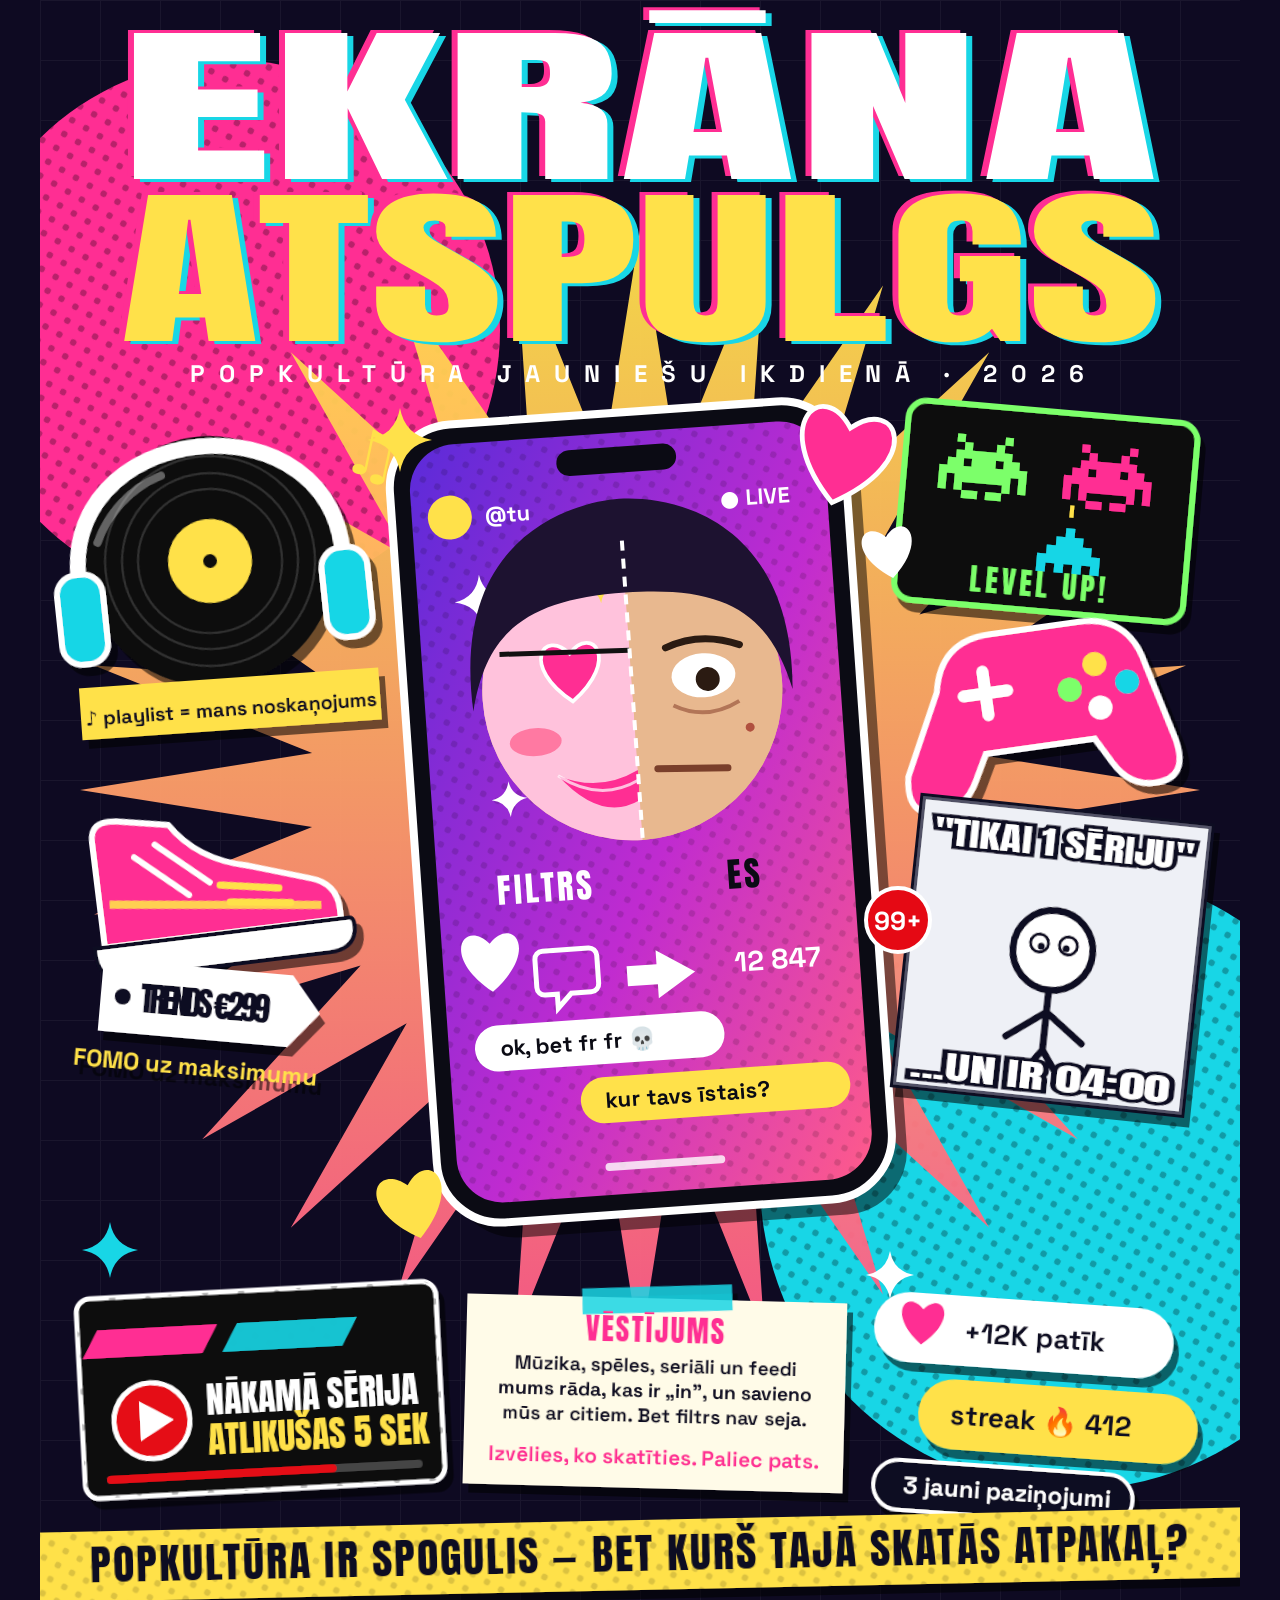
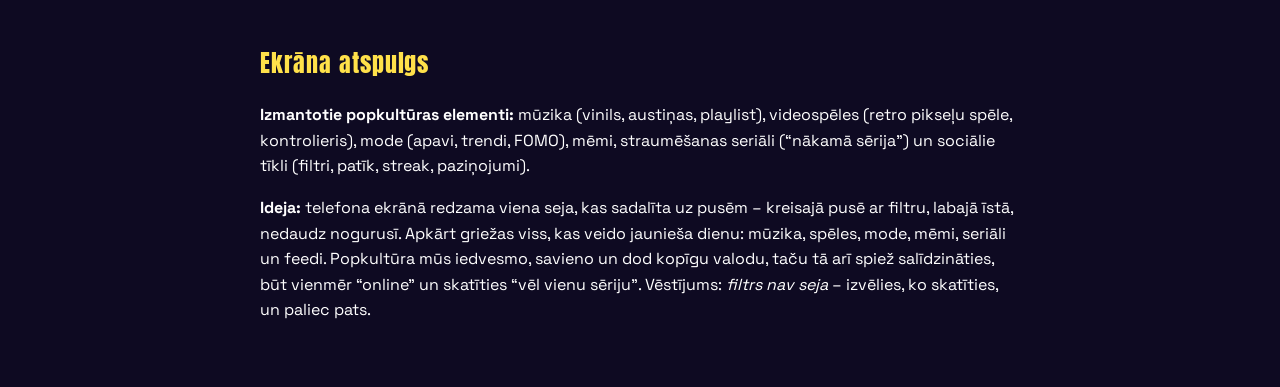
<file: popkultura/index.html>
<!doctype html>
<html lang="lv">
<head>
<meta charset="utf-8">
<meta name="viewport" content="width=device-width, initial-scale=1">
<title>Ekrāna atspulgs – popkultūras kolāža</title>
<link rel="preconnect" href="https://fonts.googleapis.com">
<link href="https://fonts.googleapis.com/css2?family=Anton&family=Permanent+Marker&family=Space+Grotesk:wght@500;700&display=swap" rel="stylesheet">
<style>
  :root{--bg:#0e0a22;--ink:#fff}
  html,body{margin:0;background:var(--bg);color:var(--ink);font-family:"Space Grotesk",system-ui,sans-serif}
  main{max-width:1200px;margin:0 auto}
  svg{display:block;width:100%;height:auto}
  .d{font-family:Anton,Impact,"Arial Black",sans-serif}
  .m{font-family:"Permanent Marker","Comic Sans MS",cursive}
  .s{font-family:"Space Grotesk",system-ui,sans-serif;font-weight:700}
  .about{padding:24px 16px 48px;line-height:1.6;max-width:760px;margin:0 auto}
  .about h2{font-family:Anton,Impact,sans-serif;font-weight:400;letter-spacing:.04em;color:#ffe14a}
</style>
</head>
<body>
<main>
<svg viewBox="0 0 1200 1600" role="img" aria-labelledby="t d">
<title id="t">Ekrāna atspulgs</title>
<desc id="d">Popkultūras kolāža: telefona ekrānā puse sejas ir ar filtru, puse bez; apkārt mūzika, videospēles, mods, mēmi, seriāli un sociālie tīkli.</desc>
<defs>
  <pattern id="dots" width="16" height="16" patternUnits="userSpaceOnUse" patternTransform="rotate(30)"><circle cx="8" cy="8" r="3.2" fill="#000" opacity=".28"/></pattern>
  <pattern id="grid" width="60" height="60" patternUnits="userSpaceOnUse"><path d="M60 0H0V60" fill="none" stroke="#fff" stroke-opacity=".05" stroke-width="2"/></pattern>
  <linearGradient id="scr" x1="0" y1="0" x2="1" y2="1"><stop offset="0" stop-color="#5b2bd9"/><stop offset=".55" stop-color="#c02bd0"/><stop offset="1" stop-color="#ff5b8a"/></linearGradient>
  <linearGradient id="sun" x1="0" y1="0" x2="0" y2="1"><stop offset="0" stop-color="#ffe14a"/><stop offset="1" stop-color="#ff5b8a"/></linearGradient>
  <filter id="sh" x="-20%" y="-20%" width="140%" height="150%"><feDropShadow dx="6" dy="9" stdDeviation="0" flood-color="#000" flood-opacity=".55"/></filter>
  <clipPath id="cl"><rect x="400" y="500" width="200" height="380"/></clipPath>
  <clipPath id="cr"><rect x="600" y="500" width="200" height="380"/></clipPath>
  <path id="hrt" d="M0 14 C-34 -12 -16 -36 0 -18 C16 -36 34 -12 0 14Z"/>
  <path id="spk" d="M0-20Q3-3 20 0Q3 3 0 20Q-3 3-20 0Q-3-3 0-20Z"/>
</defs>

<!-- FONS -->
<rect width="1200" height="1600" fill="#0e0a22"/>
<rect width="1200" height="1600" fill="url(#grid)"/>
<circle cx="190" cy="330" r="270" fill="#ff2e93"/><circle cx="190" cy="330" r="270" fill="url(#dots)"/>
<circle cx="1030" cy="1180" r="310" fill="#18d6e6"/><circle cx="1030" cy="1180" r="310" fill="url(#dots)"/>
<g transform="translate(600 790)" fill="url(#sun)" opacity=".95">
  <polygon id="rays"/>
</g>

<!-- NOSAUKUMS -->
<g class="d" text-anchor="middle" font-size="170">
  <text x="606" y="182" fill="#18d6e6" textLength="1040" lengthAdjust="spacingAndGlyphs">EKRĀNA</text>
  <text x="594" y="176" fill="#ff2e93" textLength="1040" lengthAdjust="spacingAndGlyphs">EKRĀNA</text>
  <text x="600" y="179" fill="#fff" textLength="1040" lengthAdjust="spacingAndGlyphs">EKRĀNA</text>
</g>
<g class="d" text-anchor="middle" font-size="170">
  <text x="606" y="344" fill="#18d6e6" textLength="1040" lengthAdjust="spacingAndGlyphs">ATSPULGS</text>
  <text x="594" y="338" fill="#ff2e93" textLength="1040" lengthAdjust="spacingAndGlyphs">ATSPULGS</text>
  <text x="600" y="341" fill="#ffe14a" textLength="1040" lengthAdjust="spacingAndGlyphs">ATSPULGS</text>
</g>
<text class="s" x="600" y="382" text-anchor="middle" font-size="24" fill="#fff" letter-spacing="6" textLength="900">POPKULTŪRA JAUNIEŠU IKDIENĀ · 2026</text>

<!-- MŪZIKA (kreisi augšā) -->
<g transform="rotate(-6 180 560)" filter="url(#sh)">
  <circle cx="170" cy="560" r="125" fill="#111"/>
  <g fill="none" stroke="#333" stroke-width="2"><circle cx="170" cy="560" r="105"/><circle cx="170" cy="560" r="88"/><circle cx="170" cy="560" r="72"/></g>
  <circle cx="170" cy="560" r="42" fill="#ffe14a"/><circle cx="170" cy="560" r="7" fill="#111"/>
  <path d="M60 530 A112 112 0 0 1 130 470" stroke="#fff" stroke-opacity=".35" stroke-width="8" fill="none" stroke-linecap="round"/>
  <!-- austiņas -->
  <path d="M38 580 C20 400 320 400 302 580" fill="none" stroke="#fff" stroke-width="16" stroke-linecap="round"/>
  <rect x="14" y="560" width="46" height="90" rx="20" fill="#18d6e6" stroke="#fff" stroke-width="6"/>
  <rect x="280" y="560" width="46" height="90" rx="20" fill="#18d6e6" stroke="#fff" stroke-width="6"/>
</g>
<text x="300" y="470" font-size="64" fill="#ffe14a" class="s" transform="rotate(12 300 470)">♫</text>
<g transform="rotate(-4 160 700)" filter="url(#sh)"><rect x="40" y="680" width="300" height="52" fill="#ffe14a"/><text class="s" x="190" y="718" text-anchor="middle" font-size="20" fill="#0e0a22">♪ playlist = mans noskaņojums</text></g>

<!-- VIDEOSPĒLES (labi augšā) -->
<g transform="rotate(5 990 520)" filter="url(#sh)">
  <rect x="860" y="410" width="290" height="200" rx="18" fill="#111" stroke="#7CFF6B" stroke-width="6"/>
  <g id="pix" transform="translate(895 440)"></g>
  <text class="d" x="1005" y="596" text-anchor="middle" font-size="30" fill="#7CFF6B" letter-spacing="4">LEVEL UP!</text>
</g>
<g transform="translate(0 -12) rotate(-8 1000 720)" filter="url(#sh)">
  <path d="M900 690 q10-50 60-50 h90 q50 0 60 50 l20 80 q8 40 -26 40 q-26 0 -40-26 l-14-26 h-110 l-14 26 q-14 26 -40 26 q-34 0 -26-40z" fill="#ff2e93" stroke="#fff" stroke-width="6"/>
  <path d="M948 676v44M926 698h44" stroke="#fff" stroke-width="12" stroke-linecap="round"/>
  <circle cx="1060" cy="684" r="12" fill="#ffe14a"/><circle cx="1090" cy="706" r="12" fill="#18d6e6"/><circle cx="1032" cy="706" r="12" fill="#7CFF6B"/><circle cx="1060" cy="728" r="12" fill="#fff"/>
</g>

<!-- TELEFONS -->
<g transform="rotate(-4 600 800)">
  <rect x="372" y="412" width="456" height="800" rx="64" fill="#000" transform="translate(14 16)" opacity=".5"/>
  <rect x="372" y="412" width="456" height="800" rx="64" fill="#0b0b14" stroke="#fff" stroke-width="8"/>
  <rect x="392" y="432" width="416" height="760" rx="46" fill="url(#scr)"/>
  <rect x="392" y="432" width="416" height="760" rx="46" fill="url(#dots)" opacity=".5"/>
  <rect x="540" y="446" width="120" height="26" rx="13" fill="#0b0b14"/>
  <!-- galva -->
  <circle cx="430" cy="505" r="22" fill="#ffe14a"/><text class="s" x="465" y="513" font-size="22" fill="#fff">@tu</text>
  <text class="s" x="770" y="513" text-anchor="end" font-size="22" fill="#fff">● LIVE</text>
  <!-- seja -->
  <g>
    <circle cx="600" cy="690" r="150" fill="#e8b88f"/>
    <g clip-path="url(#cl)">
      <circle cx="600" cy="690" r="150" fill="#ffc2dc"/>
      <use href="#hrt" transform="translate(540 676) scale(1.5)" fill="#ff2e93" stroke="#fff" stroke-width="2.5"/>
      <path d="M470 645 L600 650" stroke="#111" stroke-width="5"/>
      <path d="M520 770 Q560 820 600 800 L600 770 Q560 790 520 770Z" fill="#ff2e93"/>
      <path d="M520 770 Q560 800 600 780" stroke="#fff" stroke-width="3" fill="none" stroke-opacity=".7"/>
      <ellipse cx="500" cy="735" rx="26" ry="14" fill="#ff5b8a" opacity=".7"/>
      <use href="#spk" transform="translate(455 590) scale(1.3)" fill="#fff"/>
      <use href="#spk" transform="translate(575 585) scale(.8)" fill="#ffe14a"/>
      <use href="#spk" transform="translate(470 790) scale(.9)" fill="#fff"/>
    </g>
    <g clip-path="url(#cr)">
      <circle cx="600" cy="690" r="150" fill="#e8b88f"/>
      <ellipse cx="672" cy="680" rx="32" ry="22" fill="#fff"/><circle cx="676" cy="684" r="12" fill="#2b1b12"/>
      <path d="M636 650 Q672 636 710 652" stroke="#2b1b12" stroke-width="7" fill="none" stroke-linecap="round"/>
      <path d="M640 708 Q672 726 706 708" stroke="#a5654a" stroke-width="4" fill="none" opacity=".8"/>
      <path d="M620 770 L690 774" stroke="#7a3f2b" stroke-width="7" stroke-linecap="round"/>
      <circle cx="715" cy="735" r="4.5" fill="#b0503f"/>
      <ellipse cx="715" cy="590" rx="26" ry="10" fill="#fff" opacity=".18"/>
    </g>
    <path d="M440 700 C428 520 560 498 600 498 C650 498 772 528 760 700 C742 622 700 592 600 592 C500 592 458 622 440 700Z" fill="#1d1230"/>
    <line x1="600" y1="540" x2="600" y2="845" stroke="#fff" stroke-width="4" stroke-dasharray="10 8"/>
  </g>
  <text class="d" x="500" y="895" text-anchor="middle" font-size="34" fill="#fff" letter-spacing="3">FILTRS</text>
  <text class="d" x="700" y="895" text-anchor="middle" font-size="34" fill="#0b0b14" letter-spacing="3">ES</text>
  <!-- reakcijas -->
  <use href="#hrt" transform="translate(440 960) scale(1.5)" fill="#fff"/>
  <path d="M492 944h46a8 8 0 0 1 8 8v28a8 8 0 0 1-8 8h-20l-14 14v-14h-12a8 8 0 0 1-8-8v-28a8 8 0 0 1 8-8z" fill="none" stroke="#fff" stroke-width="5"/>
  <path d="M643 975l-38-24v14h-30v20h30v14z" fill="#fff"/>
  <text class="s" x="770" y="978" text-anchor="end" font-size="28" fill="#fff">12 847</text>
  <!-- komentāri -->
  <rect x="418" y="1015" width="250" height="46" rx="23" fill="#fff"/><text class="s" x="443" y="1046" font-size="22" fill="#0b0b14">ok, bet fr fr 💀</text>
  <rect x="520" y="1074" width="270" height="46" rx="23" fill="#ffe14a"/><text class="s" x="545" y="1105" font-size="22" fill="#0b0b14">kur tavs īstais?</text>
  <rect x="540" y="1160" width="120" height="8" rx="4" fill="#fff" opacity=".8"/>
</g>

<!-- MODE (kreisi vidū) -->
<g transform="rotate(-7 190 900)" filter="url(#sh)">
  <g transform="translate(40 790)">
    <path d="M20 120 L20 36 Q20 14 46 18 L98 28 Q122 66 172 78 L232 98 Q258 106 258 132 L258 142 L20 142Z" fill="#ff2e93" stroke="#fff" stroke-width="6" stroke-linejoin="round"/>
    <path d="M10 142 H266 Q272 142 270 156 Q266 174 242 174 H34 Q8 174 10 142Z" fill="#fff" stroke="#0e0a22" stroke-width="4"/>
    <path d="M60 56 L110 100 M82 46 L132 90" stroke="#fff" stroke-width="6" stroke-linecap="round"/>
    <path d="M150 112 L210 120 M142 94 L200 104" stroke="#ffe14a" stroke-width="7" stroke-linecap="round"/>
    <path d="M30 100 L240 126" stroke="#ffe14a" stroke-width="8" opacity=".9"/>
  </g>
</g>
<g transform="rotate(5 190 1010)" filter="url(#sh)">
  <path d="M60 970 h190 l30 36 -30 36 h-190z" fill="#fff"/><circle cx="82" cy="1006" r="8" fill="#0e0a22"/>
  <text class="d" x="165" y="1020" text-anchor="middle" font-size="34" fill="#0e0a22" textLength="130">TRENDS €299</text>
  <text class="s" x="160" y="1078" text-anchor="middle" font-size="24" fill="#ffe14a">FOMO uz maksimumu</text>
</g>

<!-- MĒMS (labi vidū) -->
<g transform="translate(0 50) rotate(6 1010 880)" filter="url(#sh)">
  <rect x="870" y="760" width="290" height="290" fill="#fff" stroke="#0e0a22" stroke-width="6"/>
  <rect x="870" y="760" width="290" height="290" fill="#cfd4e6" opacity=".35"/>
  <g stroke="#0e0a22" stroke-width="7" stroke-linecap="round" fill="none">
    <circle cx="1015" cy="900" r="40" fill="#fff"/><path d="M1015 940v60M1015 962l-38 28M1015 962l38 28M1015 1000l-24 34M1015 1000l24 34"/>
  </g>
  <circle cx="1001" cy="894" r="9" fill="#fff" stroke="#0e0a22" stroke-width="3"/><circle cx="1030" cy="894" r="9" fill="#fff" stroke="#0e0a22" stroke-width="3"/><circle cx="1003" cy="897" r="3.5" fill="#0e0a22"/><circle cx="1028" cy="897" r="3.5" fill="#0e0a22"/>
  <g class="d" text-anchor="middle" stroke="#0e0a22" stroke-width="7" paint-order="stroke" fill="#fff" font-size="31">
    <text x="1015" y="806" textLength="260" lengthAdjust="spacingAndGlyphs">"TIKAI 1 SĒRIJU"</text>
    <text x="1015" y="1040" textLength="260" lengthAdjust="spacingAndGlyphs">...UN IR 04:00</text>
  </g>
</g>

<!-- STRĪMINGS (apakšā kreisi) -->
<g transform="rotate(-3 220 1380)" filter="url(#sh)">
  <rect x="40" y="1290" width="360" height="200" rx="14" fill="#111" stroke="#fff" stroke-width="5"/>
  <rect x="40" y="1290" width="360" height="200" rx="14" fill="url(#dots)"/>
  <polygon points="60,1306 140,1306 118,1340 40,1340" fill="#ff2e93" opacity="0"/>
  <path d="M60 1322 h120 l-16 28 h-120z" fill="#ff2e93"/><path d="M200 1322 h120 l-16 28 h-120z" fill="#18d6e6" opacity=".9"/>
  <circle cx="110" cy="1415" r="38" fill="#e50914" stroke="#fff" stroke-width="5"/><polygon points="98,1395 98,1435 132,1415" fill="#fff"/>
  <text class="d" x="165" y="1412" font-size="36" fill="#fff">NĀKAMĀ SĒRIJA</text>
  <text class="d" x="165" y="1452" font-size="36" fill="#ffe14a">ATLIKUŠAS 5 SEK</text>
  <rect x="62" y="1468" width="316" height="8" rx="4" fill="#444"/><rect x="62" y="1468" width="230" height="8" rx="4" fill="#e50914"/>
</g>

<!-- SOCIĀLIE TĪKLI (apakšā labi) -->
<g transform="rotate(4 980 1390)">
  <g filter="url(#sh)">
    <rect x="830" y="1300" width="300" height="70" rx="35" fill="#fff"/><use href="#hrt" transform="translate(878 1336) scale(1.1)" fill="#ff2e93"/><text class="s" x="920" y="1346" font-size="28" fill="#0e0a22">+12K  patīk</text>
    <rect x="880" y="1384" width="280" height="70" rx="35" fill="#ffe14a"/><text class="s" x="912" y="1429" font-size="28" fill="#0e0a22">streak 🔥 412</text>
    <rect x="840" y="1468" width="260" height="50" rx="25" fill="#0e0a22" stroke="#fff" stroke-width="4"/><text class="s" x="870" y="1501" font-size="24" fill="#fff">3 jauni paziņojumi</text>
  </g>
</g>

<!-- VĒSTĪJUMS (centrā apakšā) -->
<g transform="rotate(1.5 600 1390)" filter="url(#sh)">
  <rect x="425" y="1298" width="380" height="190" fill="#fffbe8"/>
  <rect x="540" y="1286" width="150" height="26" fill="#18d6e6" opacity=".85" transform="rotate(-3 615 1299)"/>
  <text class="d" x="615" y="1342" text-anchor="middle" font-size="30" fill="#ff2e93" letter-spacing="2">VĒSTĪJUMS</text>
  <g class="s" font-size="19.5" fill="#0e0a22" text-anchor="middle">
    <text x="615" y="1372">Mūzika, spēles, seriāli un feedi</text>
    <text x="615" y="1397">mums rāda, kas ir „in”, un savieno</text>
    <text x="615" y="1422">mūs ar citiem. Bet filtrs nav seja.</text>
    <text class="s" x="615" y="1464" font-size="21" fill="#ff2e93" text-anchor="middle">Izvēlies, ko skatīties. Paliec pats.</text>
  </g>
</g>

<!-- IZLĒKUŠIE STICKERI -->
<use href="#hrt" transform="translate(800 470) rotate(14) scale(2.4)" fill="#ff2e93" stroke="#fff" stroke-width="2"/>
<use href="#hrt" transform="translate(850 560) rotate(-10) scale(1.3)" fill="#fff"/>
<use href="#hrt" transform="translate(375 1215) rotate(-14) scale(1.7)" fill="#ffe14a"/>
<use href="#spk" transform="translate(360 440) scale(1.6)" fill="#ffe14a"/>
<use href="#spk" transform="translate(850 1275) scale(1.2)" fill="#fff"/>
<use href="#spk" transform="translate(70 1250) scale(1.4)" fill="#18d6e6"/>
<circle cx="858" cy="920" r="32" fill="#e50914" stroke="#fff" stroke-width="4"/><text class="s" x="858" y="930" text-anchor="middle" font-size="26" fill="#fff">99+</text>

<!-- LENTE APAKŠĀ -->
<g transform="rotate(-1.2 600 1555)" filter="url(#sh)">
  <rect x="-20" y="1520" width="1240" height="70" fill="#ffe14a"/>
  <rect x="-20" y="1520" width="1240" height="70" fill="url(#dots)" opacity=".5"/>
  <text class="d" x="600" y="1571" text-anchor="middle" font-size="42" fill="#0e0a22" letter-spacing="2" textLength="1100" lengthAdjust="spacingAndGlyphs">POPKULTŪRA IR SPOGULIS — BET KURŠ TAJĀ SKATĀS ATPAKAĻ?</text>
</g>
</svg>

<section class="about">
  <h2>Ekrāna atspulgs</h2>
  <p><b>Izmantotie popkultūras elementi:</b> mūzika (vinils, austiņas, playlist), videospēles (retro pikseļu spēle, kontrolieris), mode (apavi, trendi, FOMO), mēmi, straumēšanas seriāli (“nākamā sērija”) un sociālie tīkli (filtri, patīk, streak, paziņojumi).</p>
  <p><b>Ideja:</b> telefona ekrānā redzama viena seja, kas sadalīta uz pusēm – kreisajā pusē ar filtru, labajā īstā, nedaudz nogurusī. Apkārt griežas viss, kas veido jaunieša dienu: mūzika, spēles, mode, mēmi, seriāli un feedi. Popkultūra mūs iedvesmo, savieno un dod kopīgu valodu, taču tā arī spiež salīdzināties, būt vienmēr “online” un skatīties “vēl vienu sēriju”. Vēstījums: <i>filtrs nav seja</i> – izvēlies, ko skatīties, un paliec pats.</p>
</section>
</main>

<script>
(function(){
  // saules stari aiz telefona
  var pts=[],n=28;
  for(var i=0;i<n*2;i++){var a=i*Math.PI/n,r=i%2?330:560;pts.push((Math.cos(a)*r).toFixed(1)+','+(Math.sin(a)*r).toFixed(1));}
  document.getElementById('rays').setAttribute('points',pts.join(' '));
  // pikseļu citplanētieši
  var NS='http://www.w3.org/2000/svg',g=document.getElementById('pix');
  var inv=["00100000100","00010001000","00111111100","01101110110","11111111111","10111111101","10100000101","00011011000"];
  function draw(p,x,y,s,c){p.forEach(function(row,j){for(var i=0;i<row.length;i++)if(row[i]==='1'){var r=document.createElementNS(NS,'rect');r.setAttribute('x',x+i*s);r.setAttribute('y',y+j*s);r.setAttribute('width',s);r.setAttribute('height',s);r.setAttribute('fill',c);g.appendChild(r);}});}
  draw(inv,0,0,8,'#7CFF6B');draw(inv,125,0,8,'#ff2e93');
  var sh=["0001000","0011100","0111110","1111111","1010101"];
  draw(sh,105,85,9,'#18d6e6');
  draw(["1","1","1"],134,62,4,'#ffe14a');
})();
</script>
</body>
</html>
</file>
